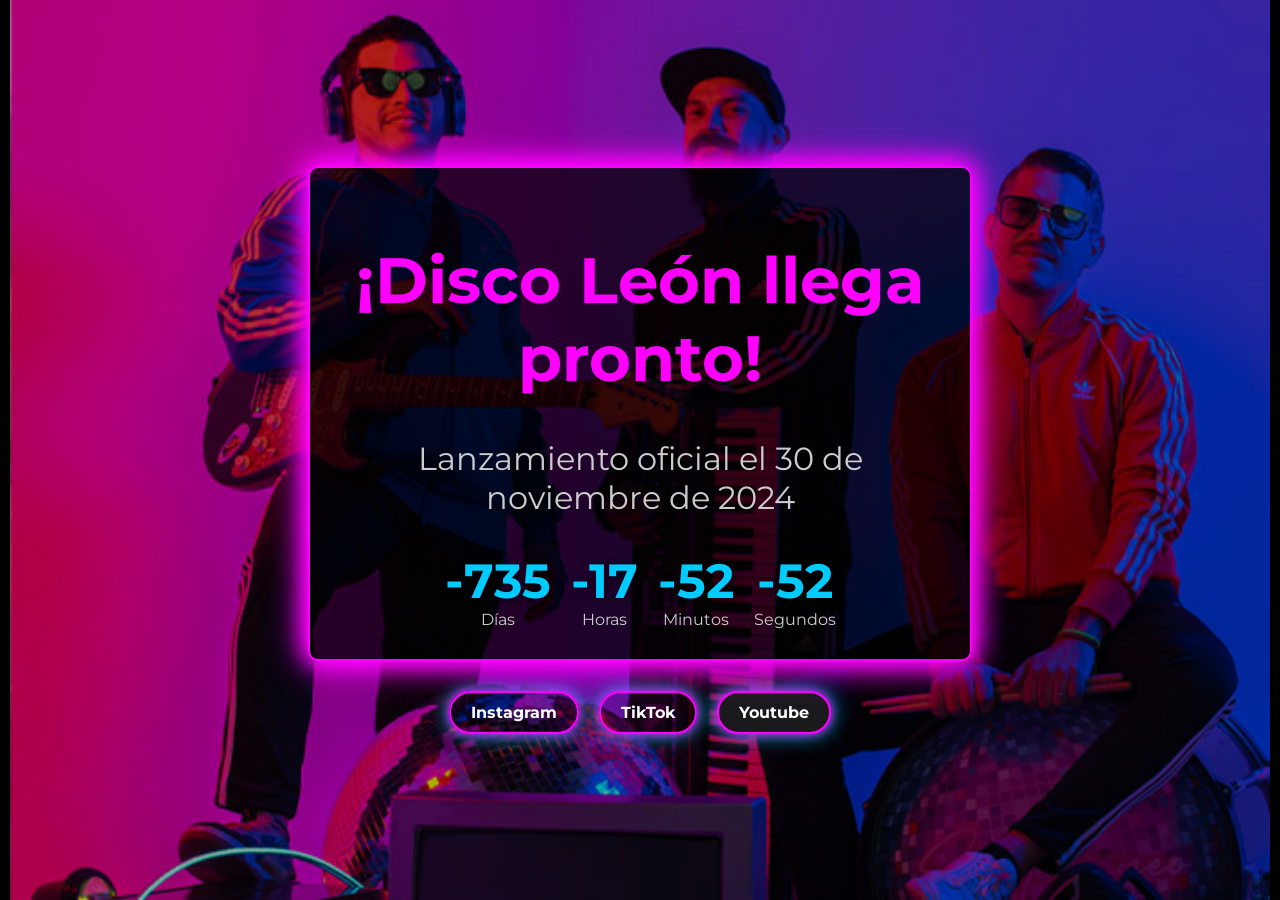
<file: index.html>
<!DOCTYPE html>
<html lang="es">
<head>
    <meta charset="UTF-8">
    <meta http-equiv="X-UA-Compatible" content="IE=edge">
    <meta name="viewport" content="width=device-width, initial-scale=1.0">
    <title>Subterráneo - Disco León</title>
    <!-- Incluir la fuente Montserrat desde Google Fonts -->
    <link href="https://fonts.googleapis.com/css2?family=Montserrat:wght@400;700&display=swap" rel="stylesheet">
    <link rel="stylesheet" href="styles.css">
    <!-- Enlace del ícono -->
    <link rel="icon" href="icono.png" type="image/png">
    
    <!-- Open Graph Meta Tags para Social Cards -->
    <meta property="og:title" content="Subterráneo - Disco León">
    <meta property="og:description" content="¡Disco León llega pronto! Lanzamiento oficial el 30 de noviembre de 2024.">
    <meta property="og:image" content="subte-1.jpg">
    <meta property="og:url" content="https://subterraneomusic.com">
    <meta property="og:type" content="website">
    <meta property="og:locale" content="es_ES">

    <!-- Twitter Card Meta Tags -->
    <meta name="twitter:card" content="summary_large_image">
    <meta name="twitter:title" content="Subterráneo - Disco León">
    <meta name="twitter:description" content="¡Disco León llega pronto! Lanzamiento oficial el 30 de noviembre de 2024.">
    <meta name="twitter:image" content="subte-1.jpg">

    <!-- Google tag (gtag.js) -->
    <script async src="https://www.googletagmanager.com/gtag/js?id=G-4E923NB3HQ"></script>
    <script>
      window.dataLayer = window.dataLayer || [];
      function gtag(){dataLayer.push(arguments);}
      gtag('js', new Date());

      gtag('config', 'G-4E923NB3HQ');
    </script>

    <style>
        /* Estilos generales */
        body {
            font-family: 'Montserrat', sans-serif;
            margin: 0;
            padding: 0;
            display: flex;
            flex-direction: column;
            justify-content: center;
            align-items: center;
            height: 100vh;
            background-color: #000;
            color: white;
            text-align: center;
        }

        /* Contenedor principal con animación de neón sin borde */
        .countdown-container {
            padding: 30px;
            box-shadow: 0 0 20px #ff00ff, 0 0 30px #ff00ff, 0 0 40px #ff00ff;
            transition: box-shadow 1s ease-in-out;
            max-width: 600px; /* Máximo ancho para evitar estiramiento */
            margin: 0 auto; /* Centramos horizontalmente */
        }

        .countdown-container:hover {
            box-shadow: 0 0 40px #00ccff, 0 0 60px #00ccff, 0 0 80px #00ccff;
        }

        /* Estilos para la cuenta regresiva */
        .countdown {
            display: flex;
            justify-content: center;
            gap: 20px; /* Espacio entre los bloques de tiempo */
            flex-wrap: wrap; /* Acomodar en múltiples líneas si es necesario */
            margin-top: 20px;
        }

        .time {
            text-align: center;
        }

        .number {
            font-size: 48px;
            font-weight: bold;
            display: block;
        }

        .label {
            font-size: 16px;
        }

        /* Botones de redes sociales */
        .social-buttons {
            display: flex;
            justify-content: center;
            margin-top: 30px;
            gap: 20px; /* Espacio entre botones */
        }

        .social-btn {
            padding: 10px 20px;
            text-decoration: none;
            color: white;
            font-weight: bold;
            border: 2px solid #ff00ff;
            border-radius: 50px;
            transition: all 0.3s ease;
        }

        .social-btn:hover {
            background-color: #ff00ff;
            color: #000;
        }

        .instagram, .tiktok {
            background-color: transparent;
        }

        /* Responsividad para móviles */
        @media (max-width: 768px) {
            .countdown-container {
                width: 80%;
                max-width: 400px; /* Ajuste para móviles */
            }

            .social-buttons {
                flex-direction: column;
            }
        }
    </style>
</head>
<body>

    <!-- Contenedor principal con animación de neón sin borde -->
    <div class="countdown-container">
        <h1 class="title">¡Disco León llega pronto!</h1>
        <p class="subtitle">Lanzamiento oficial el 30 de noviembre de 2024</p>
        <div id="countdown" class="countdown">
            <div class="time">
                <span id="days" class="number">00</span>
                <span class="label">Días</span>
            </div>
            <div class="time">
                <span id="hours" class="number">00</span>
                <span class="label">Horas</span>
            </div>
            <div class="time">
                <span id="minutes" class="number">00</span>
                <span class="label">Minutos</span>
            </div>
            <div class="time">
                <span id="seconds" class="number">00</span>
                <span class="label">Segundos</span>
            </div>
        </div>
    </div>

    <!-- Botones de redes sociales -->
    <div class="social-buttons">
        <a href="https://www.instagram.com/subterraneoni/" target="_blank" class="social-btn instagram">Instagram</a>
        <a href="https://www.tiktok.com/@subterraneoni"target=":_blank" class="social-btn tiktok">TikTok</a>
        <a href="https://www.youtube.com/@subterraneonicaragua"target=":_blank" class="social-btn youtube">Youtube</a>
    </div>

    <script>
        // Script para la cuenta regresiva
        const countdown = () => {
            const countDate = new Date('November 30, 2024 00:00:00').getTime();
            const now = new Date().getTime();
            const gap = countDate - now;

            const second = 1000;
            const minute = second * 60;
            const hour = minute * 60;
            const day = hour * 24;

            const textDay = Math.floor(gap / day);
            const textHour = Math.floor((gap % day) / hour);
            const textMinute = Math.floor((gap % hour) / minute);
            const textSecond = Math.floor((gap % minute) / second);

            document.getElementById('days').innerText = textDay;
            document.getElementById('hours').innerText = textHour;
            document.getElementById('minutes').innerText = textMinute;
            document.getElementById('seconds').innerText = textSecond;
        };

        setInterval(countdown, 1000);

        // Script para animación neón (solo sombra)
        const neonEffect = document.querySelector('.countdown-container');
        const neonColors = ['#ff00ff', '#00ccff'];
        let currentColor = 0;

        const animateNeon = () => {
            neonEffect.style.boxShadow = `0 0 20px ${neonColors[currentColor]}, 0 0 30px ${neonColors[currentColor]}, 0 0 40px ${neonColors[currentColor]}`;
            currentColor = (currentColor + 1) % neonColors.length;
        };

        setInterval(animateNeon, 2000); // Cambiar cada 2 segundos
    </script>

</body>
</html>
</file>
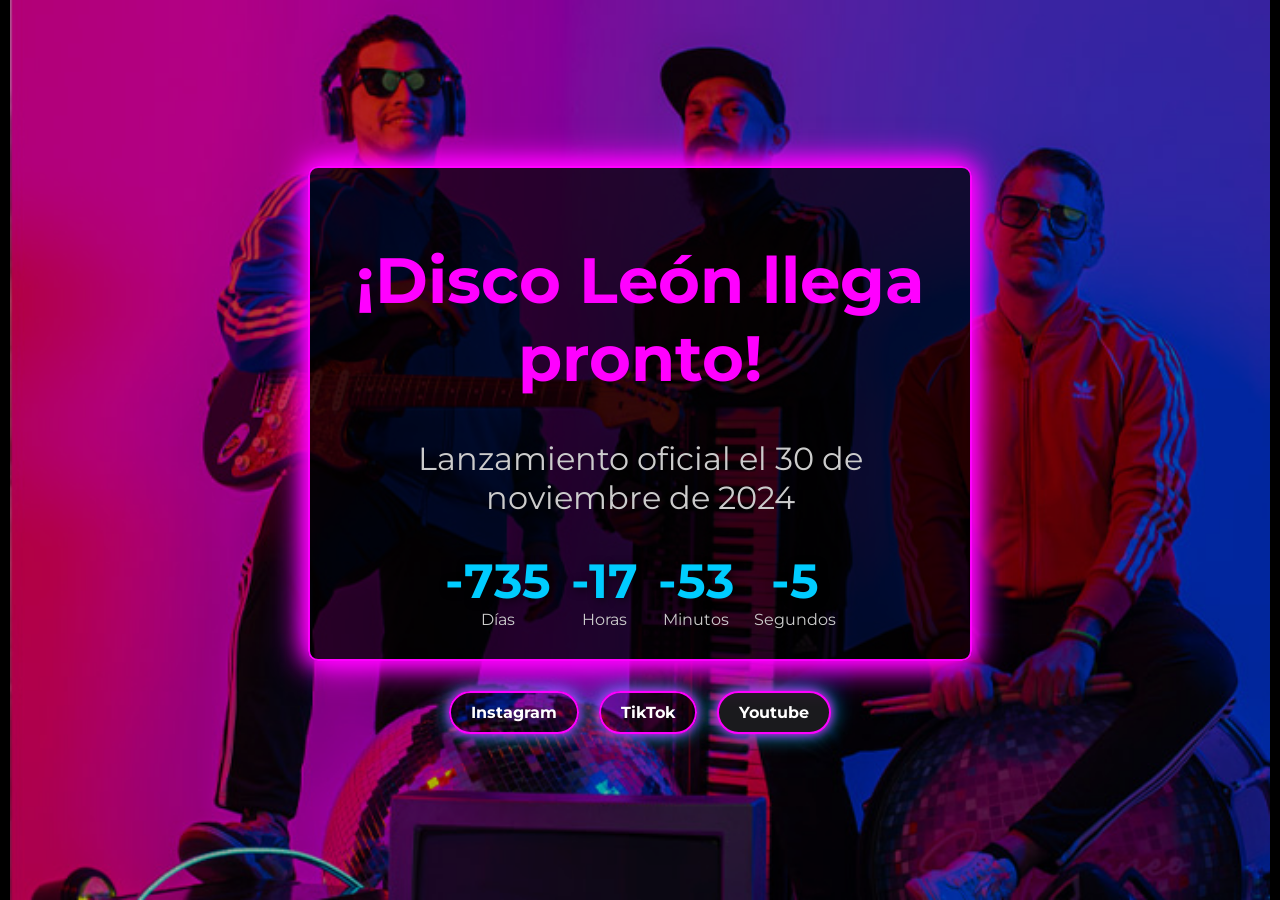
<file: prueba.html>
<!DOCTYPE html>
<html lang="es">
<head>
    <meta charset="UTF-8">
    <meta http-equiv="X-UA-Compatible" content="IE=edge">
    <meta name="viewport" content="width=device-width, initial-scale=1.0">
    <title>Subterráneo - Disco León</title>
    <!-- Incluir la fuente Montserrat desde Google Fonts -->
    <link href="https://fonts.googleapis.com/css2?family=Montserrat:wght@400;700&display=swap" rel="stylesheet">
    <link rel="stylesheet" href="styles.css">
    <!-- Enlace del ícono -->
    <link rel="icon" href="icono.png" type="image/png">
    
    <!-- Open Graph Meta Tags para Social Cards -->
    <meta property="og:title" content="Subterráneo - Disco León">
    <meta property="og:description" content="¡Disco León llega pronto! Lanzamiento oficial el 30 de noviembre de 2024.">
    <meta property="og:image" content="subte-1.jpg">
    <meta property="og:url" content="https://subterraneomusic.com">
    <meta property="og:type" content="website">
    <meta property="og:locale" content="es_ES">

    <!-- Twitter Card Meta Tags -->
    <meta name="twitter:card" content="summary_large_image">
    <meta name="twitter:title" content="Subterráneo - Disco León">
    <meta name="twitter:description" content="¡Disco León llega pronto! Lanzamiento oficial el 30 de noviembre de 2024.">
    <meta name="twitter:image" content="subte-1.jpg">

    <!-- Google tag (gtag.js) -->
    <script async src="https://www.googletagmanager.com/gtag/js?id=G-4E923NB3HQ"></script>
    <script>
      window.dataLayer = window.dataLayer || [];
      function gtag(){dataLayer.push(arguments);}
      gtag('js', new Date());

      gtag('config', 'G-4E923NB3HQ');
    </script>

    <style>
        /* Estilos generales */
        body {
            font-family: 'Montserrat', sans-serif;
            margin: 0;
            padding: 0;
            display: flex;
            flex-direction: column;
            justify-content: center;
            align-items: center;
            height: 100vh;
            background-color: #000;
            color: white;
            text-align: center;
        }

        /* Contenedor principal con animación de neón sin borde */
        .countdown-container {
            padding: 30px;
            box-shadow: 0 0 20px #ff00ff, 0 0 30px #ff00ff, 0 0 40px #ff00ff;
            transition: box-shadow 1s ease-in-out;
            max-width: 600px; /* Máximo ancho para evitar estiramiento */
            margin: 0 auto; /* Centramos horizontalmente */
        }

        .countdown-container:hover {
            box-shadow: 0 0 40px #00ccff, 0 0 60px #00ccff, 0 0 80px #00ccff;
        }

        /* Estilos para la cuenta regresiva */
        .countdown {
            display: flex;
            justify-content: center;
            gap: 20px; /* Espacio entre los bloques de tiempo */
            flex-wrap: wrap; /* Acomodar en múltiples líneas si es necesario */
            margin-top: 20px;
        }

        .time {
            text-align: center;
        }

        .number {
            font-size: 48px;
            font-weight: bold;
            display: block;
        }

        .label {
            font-size: 16px;
        }

        /* Botones de redes sociales */
        .social-buttons {
            display: flex;
            justify-content: center;
            margin-top: 30px;
            gap: 20px; /* Espacio entre botones */
        }

        .social-btn {
            padding: 10px 20px;
            text-decoration: none;
            color: white;
            font-weight: bold;
            border: 2px solid #ff00ff;
            border-radius: 50px;
            transition: all 0.3s ease;
        }

        .social-btn:hover {
            background-color: #ff00ff;
            color: #000;
        }

        .instagram, .tiktok {
            background-color: transparent;
        }

        /* Responsividad para móviles */
        @media (max-width: 768px) {
            .countdown-container {
                width: 80%;
                max-width: 400px; /* Ajuste para móviles */
            }

            .social-buttons {
                flex-direction: column;
            }
        }
    </style>
</head>
<body>

    <!-- Contenedor principal con animación de neón sin borde -->
    <div class="countdown-container">
        <h1 class="title">¡Disco León llega pronto!</h1>
        <p class="subtitle">Lanzamiento oficial el 30 de noviembre de 2024</p>
        <div id="countdown" class="countdown">
            <div class="time">
                <span id="days" class="number">00</span>
                <span class="label">Días</span>
            </div>
            <div class="time">
                <span id="hours" class="number">00</span>
                <span class="label">Horas</span>
            </div>
            <div class="time">
                <span id="minutes" class="number">00</span>
                <span class="label">Minutos</span>
            </div>
            <div class="time">
                <span id="seconds" class="number">00</span>
                <span class="label">Segundos</span>
            </div>
        </div>
    </div>

    <!-- Botones de redes sociales -->
    <div class="social-buttons">
        <a href="https://www.instagram.com/subterraneoni/" target="_blank" class="social-btn instagram">Instagram</a>
        <a href="https://www.tiktok.com/@subterraneoni"target=":_blank" class="social-btn tiktok">TikTok</a>
        <a href="https://www.youtube.com/@subterraneonicaragua"target=":_blank" class="social-btn youtube">Youtube</a>
    </div>

    <script>
        // Script para la cuenta regresiva
        const countdown = () => {
            const countDate = new Date('November 30, 2024 00:00:00').getTime();
            const now = new Date().getTime();
            const gap = countDate - now;

            const second = 1000;
            const minute = second * 60;
            const hour = minute * 60;
            const day = hour * 24;

            const textDay = Math.floor(gap / day);
            const textHour = Math.floor((gap % day) / hour);
            const textMinute = Math.floor((gap % hour) / minute);
            const textSecond = Math.floor((gap % minute) / second);

            document.getElementById('days').innerText = textDay;
            document.getElementById('hours').innerText = textHour;
            document.getElementById('minutes').innerText = textMinute;
            document.getElementById('seconds').innerText = textSecond;
        };

        setInterval(countdown, 1000);

        // Script para animación neón (solo sombra)
        const neonEffect = document.querySelector('.countdown-container');
        const neonColors = ['#ff00ff', '#00ccff'];
        let currentColor = 0;

        const animateNeon = () => {
            neonEffect.style.boxShadow = `0 0 20px ${neonColors[currentColor]}, 0 0 30px ${neonColors[currentColor]}, 0 0 40px ${neonColors[currentColor]}`;
            currentColor = (currentColor + 1) % neonColors.length;
        };

        setInterval(animateNeon, 2000); // Cambiar cada 2 segundos
    </script>

</body>
</html>
</file>
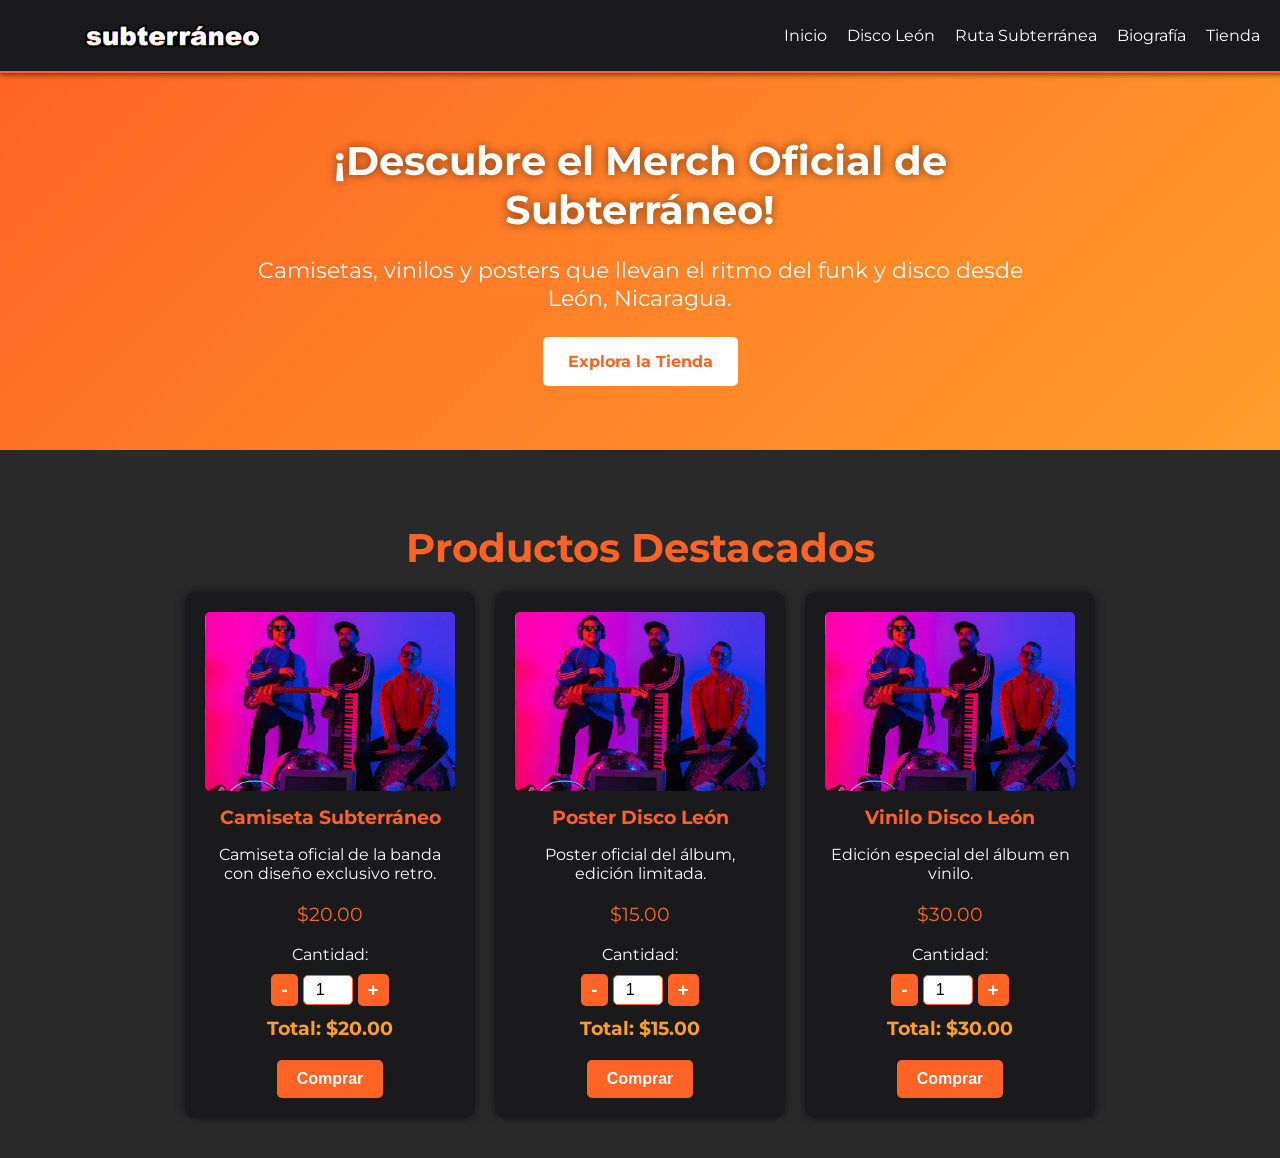
<file: store.html>
<!DOCTYPE html>
<html lang="es">
<head>
    <meta charset="UTF-8">
    <meta http-equiv="X-UA-Compatible" content="IE=edge">
    <meta name="viewport" content="width=device-width, initial-scale=1.0">
    <title>Tienda Subterráneo</title>
    <link rel="stylesheet" href="store-styles.css">
    <link href="https://fonts.googleapis.com/css2?family=Montserrat:wght@400;700&display=swap" rel="stylesheet">
    <link rel="icon" href="icono.png" type="image/png">
        <!-- Open Graph Meta Tags para Social Cards -->
        <meta property="og:title" content="Disco León - Subterráneo">
        <meta property="og:description" content="¡Disco León llega pronto! Lanzamiento oficial el 30 de noviembre de 2024.">
        <meta property="og:image" content="subte-1.jpg">
        <meta property="og:url" content="https://subterraneomusic.com/index.html">
        <meta property="og:type" content="website">
        <meta property="og:locale" content="es_ES">
    
        <!-- Twitter Card Meta Tags -->
        <meta name="twitter:card" content="summary_large_image">
        <meta name="twitter:title" content="Disco León - Subterráneo">
        <meta name="twitter:description" content="¡Disco León llega pronto! Lanzamiento oficial el 30 de noviembre de 2024.">
        <meta name="twitter:image" content="subte-1.jpg">
    
        <!-- Google tag (gtag.js) -->
        <script async src="https://www.googletagmanager.com/gtag/js?id=G-4E923NB3HQ"></script>
        <script>
          window.dataLayer = window.dataLayer || [];
          function gtag(){dataLayer.push(arguments);}
          gtag('js', new Date());
    
          gtag('config', 'G-4E923NB3HQ');
        </script>
</head>
<body>
    <!-- Menú de Navegación -->
    <nav class="navbar">
        <div class="nav-container">
            <a href="index.html" class="nav-logo">
                <img src="SUBTERRANEOLOGO.png" alt="Subterráneo Logo" class="logo-img">
            </a>
            <button class="nav-toggle" id="nav-toggle">
                <span class="nav-toggle-icon"></span>
            </button>
            
            <ul class="nav-menu" id="nav-menu">
                <li class="nav-item"><a href="index.html" class="nav-link">Inicio</a></li>
                <li class="nav-item"><a href="album.html" class="nav-link">Disco León</a></li>
                <li class="nav-item"><a href="mapa-leon.html" class="nav-link">Ruta Subterránea</a></li>
                <li class="nav-item"><a href="band-page.html" class="nav-link">Biografía</a></li>
                <li class="nav-item"><a href="store.html" class="nav-link">Tienda</a></li>
            </ul>
        </div>
    </nav>
    <div class="store-banner">
        <div class="banner-content">
            <h1>¡Descubre el Merch Oficial de Subterráneo!</h1>
            <p>Camisetas, vinilos y posters que llevan el ritmo del funk y disco desde León, Nicaragua.</p>
            <a href="#products" class="btn-banner" onclick="scrollToProducts()">Explora la Tienda</a>
        </div>
    </div>
    
  
    

    <!-- Sección de Productos -->
    <section class="product-section" id="products">
        <h2>Productos Destacados</h2>
        <div class="product-container">
<!-- Producto 1: Camiseta Subterráneo -->
<div class="product-item">
    <img src="subte-1.jpg" alt="Camiseta Subterráneo" class="product-image">
    <h3>Camiseta Subterráneo</h3>
    <p>Camiseta oficial de la banda con diseño exclusivo retro.</p>
    <p class="price">$20.00</p>
    <div class="quantity-container">
        <label for="quantity-camiseta">Cantidad:</label>
        <div class="quantity-controls">
            <button type="button" class="btn-quantity" onclick="updateQuantity('quantity-camiseta', -1)">-</button>
            <input type="number" id="quantity-camiseta" class="quantity-input" value="1" min="1" data-price="20" data-total-id="total-price-camiseta" onchange="updateTotal('quantity-camiseta', 20, 'total-price-camiseta')">
            <button type="button" class="btn-quantity" onclick="updateQuantity('quantity-camiseta', 1)">+</button>
        </div>
    </div>
    <p class="total-price" id="total-price-camiseta">Total: $20.00</p>
    <button class="btn-buy btn-cart" onclick="handleBuy('Camiseta Subterráneo', 20, 'quantity-camiseta')">Comprar</button>
</div>

<!-- Producto 2: Poster Disco León -->
<div class="product-item">
    <img src="subte-1.jpg" alt="Poster Disco León" class="product-image">
    <h3>Poster Disco León</h3>
    <p>Poster oficial del álbum, edición limitada.</p>
    <p class="price">$15.00</p>
    <div class="quantity-container">
        <label for="quantity-poster">Cantidad:</label>
        <div class="quantity-controls">
            <button type="button" class="btn-quantity" onclick="updateQuantity('quantity-poster', -1)">-</button>
            <input type="number" id="quantity-poster" class="quantity-input" value="1" min="1" data-price="15" data-total-id="total-price-poster" onchange="updateTotal('quantity-poster', 15, 'total-price-poster')">
            <button type="button" class="btn-quantity" onclick="updateQuantity('quantity-poster', 1)">+</button>
        </div>
    </div>
    <p class="total-price" id="total-price-poster">Total: $15.00</p>
    <button class="btn-buy btn-cart" onclick="handleBuy('Poster Disco León', 15, 'quantity-poster')">Comprar</button>
</div>


<!-- Producto: Vinilo Disco León -->
<div class="product-item">
    <img src="subte-1.jpg" alt="Vinilo Disco León" class="product-image">
    <h3>Vinilo Disco León</h3>
    <p>Edición especial del álbum en vinilo.</p>
    <p class="price">$30.00</p>
    <div class="quantity-container">
        <label for="quantity-vinilo">Cantidad:</label>
        <div class="quantity-controls">
            <button type="button" class="btn-quantity" onclick="updateQuantity('quantity-vinilo', -1)">-</button>
            <input 
                type="number" 
                id="quantity-vinilo" 
                class="quantity-input" 
                value="1" 
                min="1" 
                data-price="30" 
                data-total-id="total-price-vinilo" 
                onchange="updateTotal('quantity-vinilo', 30, 'total-price-vinilo')">
            <button type="button" class="btn-quantity" onclick="updateQuantity('quantity-vinilo', 1)">+</button>
        </div>
    </div>
    <p class="total-price" id="total-price-vinilo">Total: $30.00</p>
    <button class="btn-buy btn-cart" onclick="handleBuy('Vinilo Disco León', 30, 'quantity-vinilo')">Comprar</button>
</div>


    </section>

    <!-- Carrito de Compras -->
    <section class="cart-section hidden" id="cart-section">
        <h2>Carrito de Compras</h2>
        <ul id="cart-items"></ul>
        <p class="total-price">Total: $<span id="total-price">0.00</span></p>
        <button class="btn-checkout">Proceder al Pago</button>
    </section>

    <script src="store-scripts.js"></script>
    <script>
        // Toggle del menú de navegación en móvil
        document.getElementById('nav-toggle').addEventListener('click', function () {
            document.getElementById('nav-menu').classList.toggle('active');
        });
    </script>
</body>
</html>
</file>
<file: styles.css>
/* Estilos generales */
body {
    font-family: 'Montserrat', sans-serif;
    margin: 0;
    padding: 0;
    display: flex;
    justify-content: center;
    align-items: center;
    height: 100vh;
    background-color: #1a1a1d;
    color: #ffffff;
    text-align: center;
    position: relative; /* Para el fondo de la imagen */
}

body::before {
    content: '';
    position: absolute;
    top: 0;
    left: 0;
    width: 100%;
    height: 100%;
    background: url('subte-1.jpg') no-repeat center top;
    background-size: contain;
    z-index: -1;
    filter: brightness(0.7);
}

.countdown-container {
    padding: 20px;
    border: 2px solid #ff00ff;
    border-radius: 10px;
    background: rgba(0, 0, 0, 0.7);
    box-shadow: 0 4px 10px rgba(0, 0, 0, 0.5);
    display: flex;
    flex-direction: column;
    align-items: center;
    position: relative;
    z-index: 1;
    width: 95vw; /* Ajustado para aprovechar el espacio */
    max-width: 375px; /* Específico para esa resolución */
    animation: neon-flicker 2s infinite alternate; /* Añadido animación de neón */
}

.title {
    font-size: 4rem; /* Ajuste estándar para el tamaño del texto */
    color: #ff00ff;
    margin-bottom: 10px;
}

.subtitle {
    font-size: 2rem;
    margin-bottom: 15px;
    color: #cccccc;
}

.countdown {
    display: flex;
    gap: 15px;
    justify-content: center;
}

.time {
    display: flex;
    flex-direction: column;
    align-items: center;
}

.number {
    font-size: 3rem; /* Tamaño estándar para el texto */
    color: #00ccff;
    text-shadow: 2px 2px 10px rgba(0, 0, 0, 0.7);
}

.label {
    font-size: 1.5rem;
    color: #cccccc;
}

/* Efecto neón */
@keyframes neon-flicker {
    0%, 100% {
        box-shadow: 0 0 10px #ff00ff, 0 0 20px #00ccff, 0 0 30px #ff00ff;
    }
    100% {
        box-shadow: 0 0 5px #ff00ff, 0 0 10px #00ccff;
    }
}

/* Estilos de los botones de redes sociales */
.social-container {
    margin-top: 25px;
    display: flex;
    justify-content: center;
    gap: 10px;
}

.social-btn {
    padding: 8px;
    border-radius: 50%;
    background-color: #1a1a1d;
    border: 2px solid #ff00ff;
    box-shadow: 0 0 10px #ff00ff, 0 0 20px #00ccff;
    transition: all 0.3s ease;
}

.social-btn img {
    width: 30px;
    height: 30px;
}

.social-btn:hover {
    background-color: #ff00ff;
    box-shadow: 0 0 15px #ff00ff, 0 0 30px #00ccff;
}

/* Ajustes para dispositivos móviles */
@media (max-width: 450px) {
    .title {
        font-size: 1.5rem; /* Ajustado más pequeño */
    }

    .subtitle {
        font-size: 1.5rem;
    }

    .number {
        font-size: 2rem; /* Ajustado más pequeño */
    }

    .label {
        font-size: 1rem;
    }

    .social-btn img {
        width: 25px;
        height: 25px;
    }

    .countdown-container {
        padding: 15px;
        width: 90vw; /* Ajuste para pantallas más pequeñas */
    }
}

/* Ajustes para pantallas más pequeñas (iPhone SE y similares) */
@media (max-width: 375px) {
    .title {
        font-size: 1.8rem; /* Ajuste aún más pequeño */
    }

    .subtitle {
        font-size: 1.2rem;
    }

    .number {
        font-size: 1.5rem; /* Ajuste aún más pequeño */
    }

    .label {
        font-size: 0.9rem;
    }

    .social-btn img {
        width: 20px;
        height: 20px;
    }

    .countdown-container {
        padding: 10px;
        width: 85vw; /* Ajuste para pantallas muy pequeñas */
    }
}
</file>
<file: store-styles.css>
/* Estilos Generales */
body {
    margin: 0;
    font-family: 'Montserrat', sans-serif;
    background-color: #1a1a1d;
    color: #ffffff;
    overflow-x: hidden;
}
/* Estilos del Menú de Navegación */
.navbar {
    background-color: #1a1a1d;
    position: fixed;
    top: 0;
    width: 100%;
    z-index: 9999; /* Asegura que el menú esté siempre por encima del contenido */
    padding: 10px 20px;
    display: flex;
    justify-content: center;
    border-bottom: 2px solid #ff6326;
    box-shadow: 0px 2px 5px rgba(0, 0, 0, 0.5); /* Añade una sombra para destacarlo */
  }
  
  .nav-container {
    max-width: 1200px;
    width: 100%;
    display: flex;
    justify-content: space-between;
    align-items: center;
  }
  
  .nav-logo {
    display: flex;
    align-items: center;
    margin-right: auto; /* Para alinear a la izquierda */
    padding-left: 20px; /* Ajusta el espacio desde el borde izquierdo */
  }
  
  .logo-img {
    max-height: 40px; /* Ajusta el tamaño del logo según se vea mejor */
    height: auto;
    display: block;
  }
  
  
  .nav-toggle {
    display: none;
    background: none;
    border: none;
    cursor: pointer;
    position: relative;
  }
  
  .nav-toggle-icon {
    width: 30px;
    height: 3px;
    background-color: #ffffff;
    display: block;
    position: relative;
    transition: 0.3s;
  }
  
  .nav-toggle-icon::before,
  .nav-toggle-icon::after {
    content: '';
    position: absolute;
    width: 30px;
    height: 2px;
    background-color: #ffffff;
    transition: transform 0.3s, top 0.3s, bottom 0.3s;
  }
  
  .nav-toggle-icon::before {
    top: -8px;
  }
  
  .nav-toggle-icon::after {
    bottom: -8px;
  }
  
  .nav-menu {
    display: flex;
    gap: 20px;
  }
  
  .nav-item {
    list-style: none;
  }
  
  .nav-link {
    text-decoration: none;
    color: #ffffff;
    font-size: 1rem;
    transition: color 0.3s;
  }
  
  .nav-link:hover {
    color: #ff6326;
  }
  
  /* Estilos Responsivos */
  @media (max-width: 768px) {
    .nav-toggle {
        display: block;
        position: absolute;
        right: 66px; /* Ajusta la distancia desde el margen derecho */
        top: 25px; /* Ajusta la distancia desde la parte superior */
        z-index: 10000; /* Asegura que el botón esté visible por encima de otros elementos */
    }
  
    .nav-toggle-icon {
        background-color: #ffffff;
    }
  
    /* Estado inicial del menú en móvil (oculto) */
    .nav-menu {
        display: none;
        flex-direction: column;
        position: absolute;
        top: 60px;
        left: 0;
        width: 100%;
        background-color: #1a1a1d;
        border-top: 1px solid #ff6326;
        padding: 20px 0;
        box-shadow: 0px 2px 5px rgba(0, 0, 0, 0.5);
    }

    /* Estado activo (desplegado) */
    .nav-menu.active {
        display: flex;
    }


  
    .nav-link {
        padding: 10px 20px;
        text-align: center;
    }
  
    /* Alinear logo a la izquierda en móvil */
    .nav-logo {
        margin-right: auto;
        padding-left: 0px; /* Añade espacio desde el margen izquierdo para alinearlo mejor */
    }
  }
  

/* Banner Promocional */
.store-banner {
    width: 100%;
    height: 450px; /* Aumentar la altura del banner */
    background: linear-gradient(135deg, #ff6326, #ff9e2a);
    display: flex;
    justify-content: center;
    align-items: center;
    text-align: center;
    color: #ffffff;
    position: relative;
    overflow: hidden;
}

.banner-content {
    max-width: 800px;
    padding: 20px;
    padding-top: 50px;
}

.store-banner h1 {
    font-family: 'Montserrat', sans-serif;
    font-size: 2.5rem; /* Aumentar el tamaño del texto */
    font-weight: bold;
    margin-bottom: 10px;
    text-shadow: 0 0 10px rgba(0, 0, 0, 0.5);
}

.store-banner p {
    font-family: 'Montserrat', sans-serif;
    font-size: 1.4rem; /* Aumentar el tamaño del subtítulo */
    margin-bottom: 40px;
}

.btn-banner {
    font-family: 'Montserrat', sans-serif;
    background: #ffffff;
    color: #ff6326;
    padding: 15px 25px; /* Botón más grande */
    border-radius: 5px;
    text-decoration: none;
    font-weight: bold;
    transition: transform 0.3s, background-color 0.3s;
}

.btn-banner:hover {
    transform: scale(1.1);
    background-color: #ff6326;
    color: #ffffff;
}


.btn-preorder {
    display: inline-block;
    margin: 10px;
    padding: 10px 20px;
    background-color: #ff6326;
    color: #ffffff;
    text-decoration: none;
    border-radius: 5px;
    transition: background-color 0.3s;
}

.btn-preorder:hover {
    background-color: #ff6326;
}

/* Sección de Productos */
.product-section {
    padding: 40px 20px;
    text-align: center;
    background-color: #292929;
}

.product-section h2 {
    font-size: 2.5rem;
    color: #ff6326;
    margin-bottom: 20px;
}

.product-container {
    display: flex;
    flex-wrap: wrap;
    gap: 20px;
    justify-content: center;
}

.product-item {
    background-color: #1a1a1d;
    padding: 20px;
    border-radius: 10px;
    box-shadow: 0px 0px 10px rgba(0, 0, 0, 0.5);
    width: 250px;
    text-align: center;
    transition: transform 0.3s;
}

.product-item:hover {
    transform: scale(1.05);
}

.product-image {
    width: 100%;
    border-radius: 5px;
}

.product-item h3 {
    font-size: 1.2rem;
    margin: 10px 0;
    color: #ff6326;
}

.price {
    font-size: 1.2rem;
    color: #ff6326;
}

.btn-add-to-cart {
    padding: 10px 15px;
    background-color: #ff6326;
    color: #ffffff;
    border: none;
    border-radius: 5px;
    cursor: pointer;
    transition: background-color 0.3s;
}

.btn-add-to-cart:hover {
    background-color: #00ccff;
}

/* Carrito de Compras */
.cart-section {
    padding: 40px 20px;
    background-color: #121212;
    color: #ffffff;
    text-align: center;
}

.cart-section h2 {
    font-size: 2rem;
    color: #ff6326;
}

#cart-items {
    list-style: none;
    padding: 0;
    margin: 20px 0;
}

.cart-item {
    display: flex;
    justify-content: space-between;
    margin: 10px 0;
}

.total-price {
    font-size: 1.5rem;
    margin: 20px 0;
}

.btn-checkout {
    padding: 10px 20px;
    background-color: #ff6326;
    color: #ffffff;
    border: none;
    border-radius: 5px;
    cursor: pointer;
    transition: background-color 0.3s;
}

.btn-checkout:hover {
    background-color: #ff6326;
}

.hidden {
    display: none;
}
.quantity-container {
    margin: 10px 0;
    display: flex;
    justify-content: center;
    align-items: center;
    gap: 10px;
}

.quantity-container label {
    font-size: 1rem;
    color: #ffffff;
}

.quantity-input {
    width: 60px;
    padding: 5px;
    font-size: 1rem;
    text-align: center;
    border-radius: 5px;
    border: 1px solid #ff6326;
}

.btn-cart {
    background-color: #ff6326;
    color: #ffffff;
    padding: 10px 20px;
    border: none;
    border-radius: 5px;
    font-size: 1rem;
    font-weight: bold;
    cursor: pointer;
    transition: background-color 0.3s, transform 0.2s;
    text-align: center;
}

.btn-cart:hover {
    background-color: #ff6326;
    transform: translateY(-2px);
}
.total-price {
    font-size: 1.2rem;
    font-weight: bold;
    color: #ff9e2a;
    margin-top: 10px;
    text-align: center;
}

/*nuevo campo*/
.quantity-container {
    margin: 10px 0;
    display: flex;
    flex-direction: column;
    align-items: center; /* Centrar horizontalmente */
    gap: 10px;
}

.quantity-controls {
    display: flex;
    justify-content: center; /* Centrar horizontalmente */
    align-items: center; /* Centrar verticalmente */
    gap: 5px;
}

.quantity-input {
    width: 50px;
    padding: 5px;
    text-align: center;
    border: 1px solid #ff6326;
    border-radius: 5px;
    font-size: 1rem;
    box-sizing: border-box; /* Asegura que el padding no afecte el ancho total */
}

.btn-quantity {
    background-color: #ff6326;
    color: #ffffff;
    border: none;
    padding: 5px 10px;
    font-size: 1.2rem;
    font-weight: bold;
    border-radius: 5px;
    cursor: pointer;
    transition: background-color 0.3s, transform 0.2s;
}

.btn-quantity:hover {
    background-color: #ff6326;
    transform: scale(1.1);
}

.quantity-container label {
    font-size: 1rem;
    color: #ffffff;
    text-align: center; /* Asegura que el texto del label esté centrado */
}
</file>
